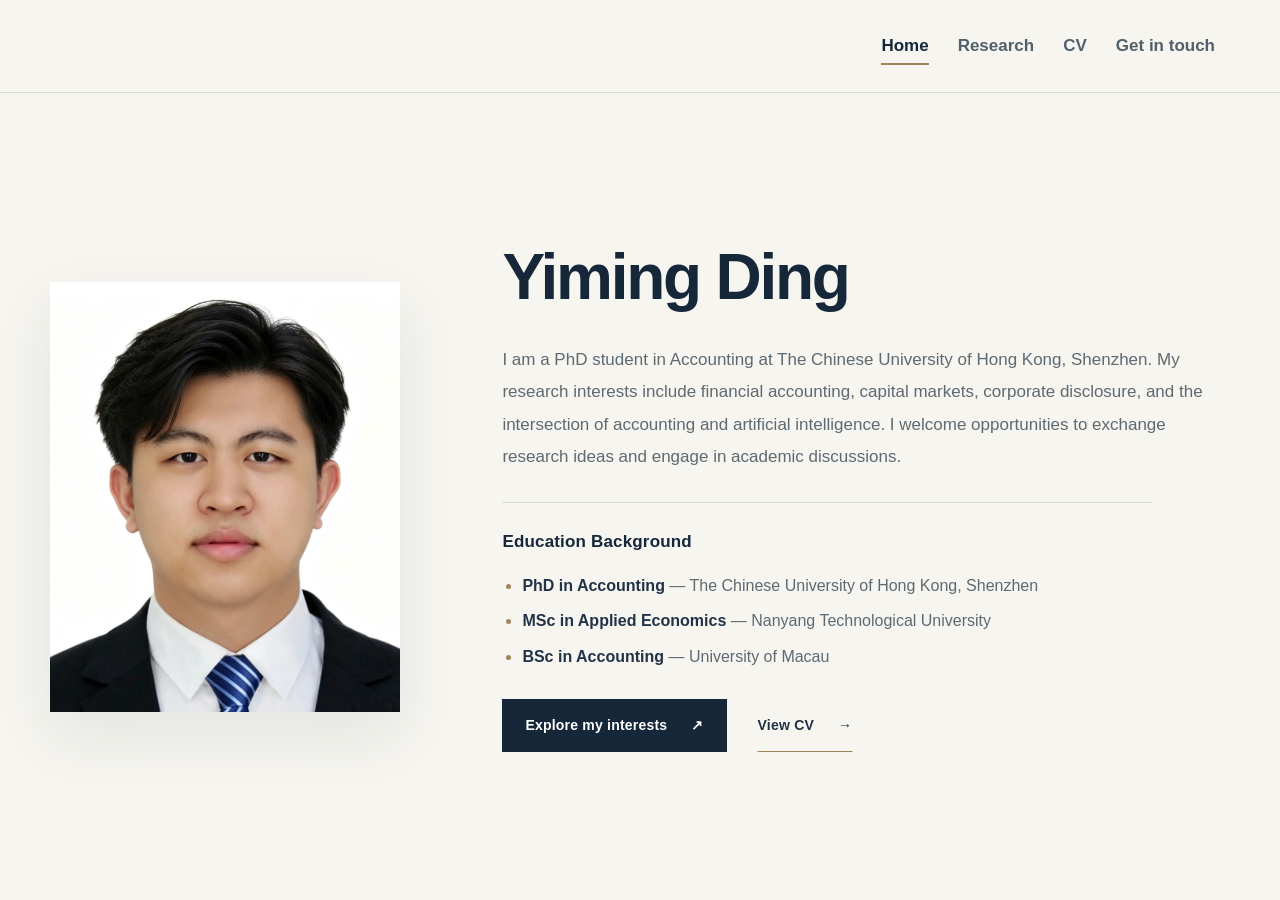
<file: index.html>
<!doctype html>
<html lang="en">
<head>
  <meta charset="utf-8">
  <meta name="viewport" content="width=device-width, initial-scale=1">
  <meta name="theme-color" content="#f5f4ef">
  <meta name="description" content="Academic homepage of Yiming Ding. Research interests include financial accounting, capital markets, corporate disclosure, and artificial intelligence.">
  <meta property="og:type" content="website">
  <meta property="og:title" content="Yiming Ding | Academic Homepage">
  <meta property="og:description" content="Academic homepage of Yiming Ding. Research interests include financial accounting, capital markets, corporate disclosure, and artificial intelligence.">
  <title>Yiming Ding | Academic Homepage</title>
  <link rel="icon" href="assets/favicon.svg" type="image/svg+xml">
  <link rel="stylesheet" href="assets/style.css">
  <script defer src="assets/main.js"></script>
</head>
<body class="page-home">
<a href="#main" class="skip-link">Skip to content</a>
<header class="site-header">
  <div class="header-inner container">
    <button class="mobile-nav-button" type="button" aria-expanded="false" aria-controls="primary-nav" aria-label="Open navigation"><svg aria-hidden="true" width="22" height="22" viewBox="0 0 24 24" fill="none" stroke="currentColor" stroke-width="1.6" stroke-linecap="round" stroke-linejoin="round"><path d="M4 7h16M4 12h16M4 17h16"/></svg></button>
    <nav id="primary-nav" class="main-nav" aria-label="Primary navigation"><a href="index.html" class="nav-link" aria-current="page">Home</a>
<a href="research.html" class="nav-link" >Research</a>
<a href="cv.html" class="nav-link" >CV</a>
<a href="contact.html" class="nav-link" >Get in touch</a></nav>
  </div>
</header>
<main id="main">
<section class="hero container" aria-labelledby="hero-title">
 <div class="hero-visual">
  <div class="portrait-frame"><img src="assets/profile.jpg" alt="Portrait of Yiming Ding" class="portrait-image"></div>
 </div>
 <div class="hero-copy">
  <h1 id="hero-title">Yiming Ding</h1>
  <p class="hero-subtitle">I am a PhD student in Accounting at The Chinese University of Hong Kong, Shenzhen. My research interests include financial accounting, capital markets, corporate disclosure, and the intersection of accounting and artificial intelligence. I welcome opportunities to exchange research ideas and engage in academic discussions.</p>
  <section class="education-summary" aria-labelledby="education-title">
   <h2 id="education-title">Education Background</h2>
   <ul>
    <li><strong>PhD in Accounting</strong> — The Chinese University of Hong Kong, Shenzhen</li>
    <li><strong>MSc in Applied Economics</strong> — Nanyang Technological University</li>
    <li><strong>BSc in Accounting</strong> — University of Macau</li>
   </ul>
  </section>
  <div class="hero-actions"><a href="research.html" class="button button-primary">Explore my interests <span aria-hidden="true">↗</span></a><a href="cv.html" class="button button-text">View CV <span aria-hidden="true">→</span></a></div>
 </div>
</section>
</main>
</body>
</html>
</file>
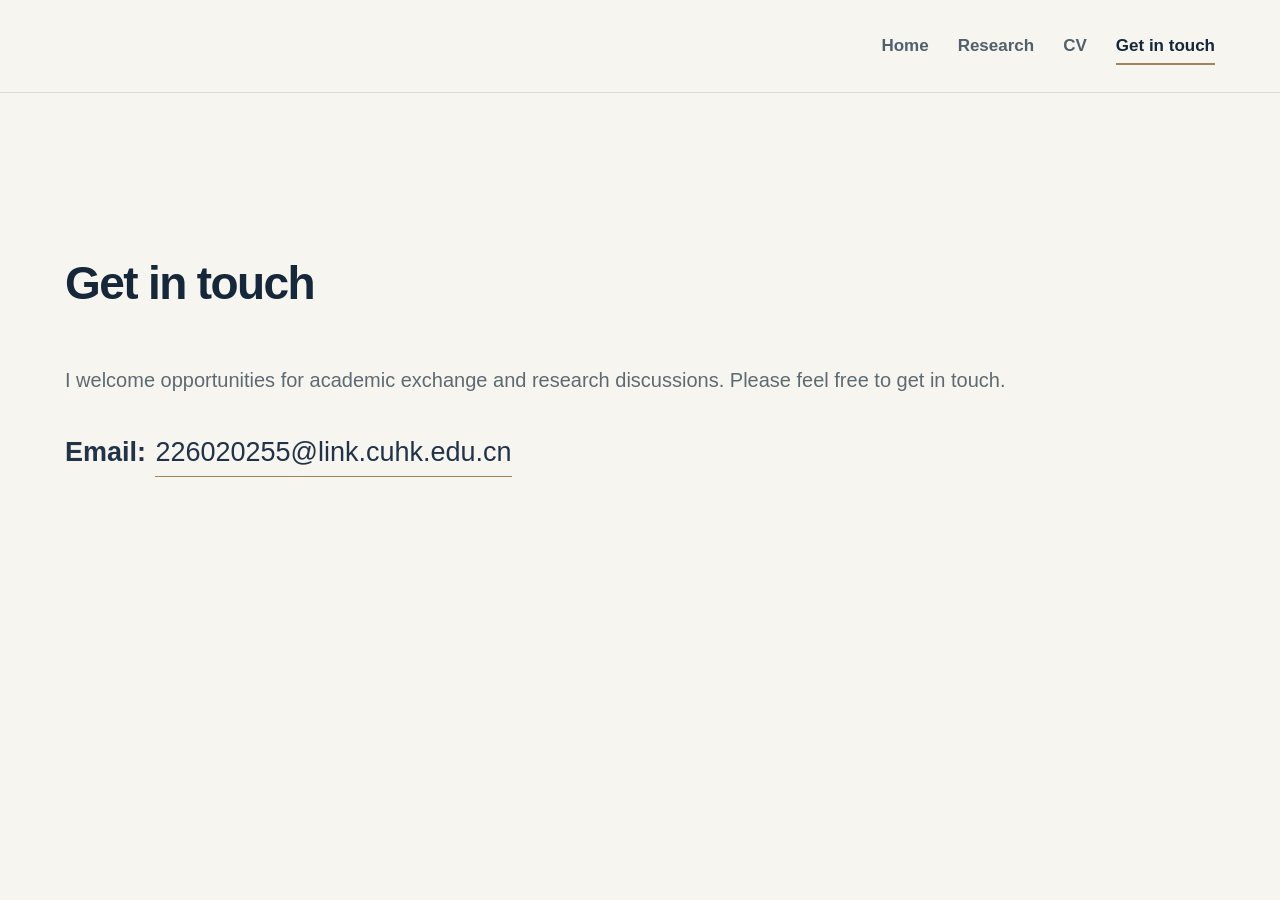
<file: contact.html>
<!doctype html>
<html lang="en">
<head>
  <meta charset="utf-8">
  <meta name="viewport" content="width=device-width, initial-scale=1">
  <meta name="theme-color" content="#f5f4ef">
  <meta name="description" content="Contact Yiming Ding by email.">
  <meta property="og:type" content="website">
  <meta property="og:title" content="Get in touch | Yiming Ding">
  <meta property="og:description" content="Contact Yiming Ding by email.">
  <title>Get in touch | Yiming Ding</title>
  <link rel="icon" href="assets/favicon.svg" type="image/svg+xml">
  <link rel="stylesheet" href="assets/style.css">
  <script defer src="assets/main.js"></script>
</head>
<body class="page-contact">
<a href="#main" class="skip-link">Skip to content</a>
<header class="site-header">
  <div class="header-inner container">
    <button class="mobile-nav-button" type="button" aria-expanded="false" aria-controls="primary-nav" aria-label="Open navigation"><svg aria-hidden="true" width="22" height="22" viewBox="0 0 24 24" fill="none" stroke="currentColor" stroke-width="1.6" stroke-linecap="round" stroke-linejoin="round"><path d="M4 7h16M4 12h16M4 17h16"/></svg></button>
    <nav id="primary-nav" class="main-nav" aria-label="Primary navigation"><a href="index.html" class="nav-link" >Home</a>
<a href="research.html" class="nav-link" >Research</a>
<a href="cv.html" class="nav-link" >CV</a>
<a href="contact.html" class="nav-link" aria-current="page">Get in touch</a></nav>
  </div>
</header>
<main id="main">
<section class="minimal-page container" aria-labelledby="contact-title">
 <h1 id="contact-title">Get in touch</h1>
 <p class="contact-intro">I welcome opportunities for academic exchange and research discussions. Please feel free to get in touch.</p>
 <p class="email-line"><span>Email:</span> <a class="email-link" href="mailto:226020255@link.cuhk.edu.cn">226020255@link.cuhk.edu.cn</a></p>
</section>
</main>
</body>
</html>
</file>
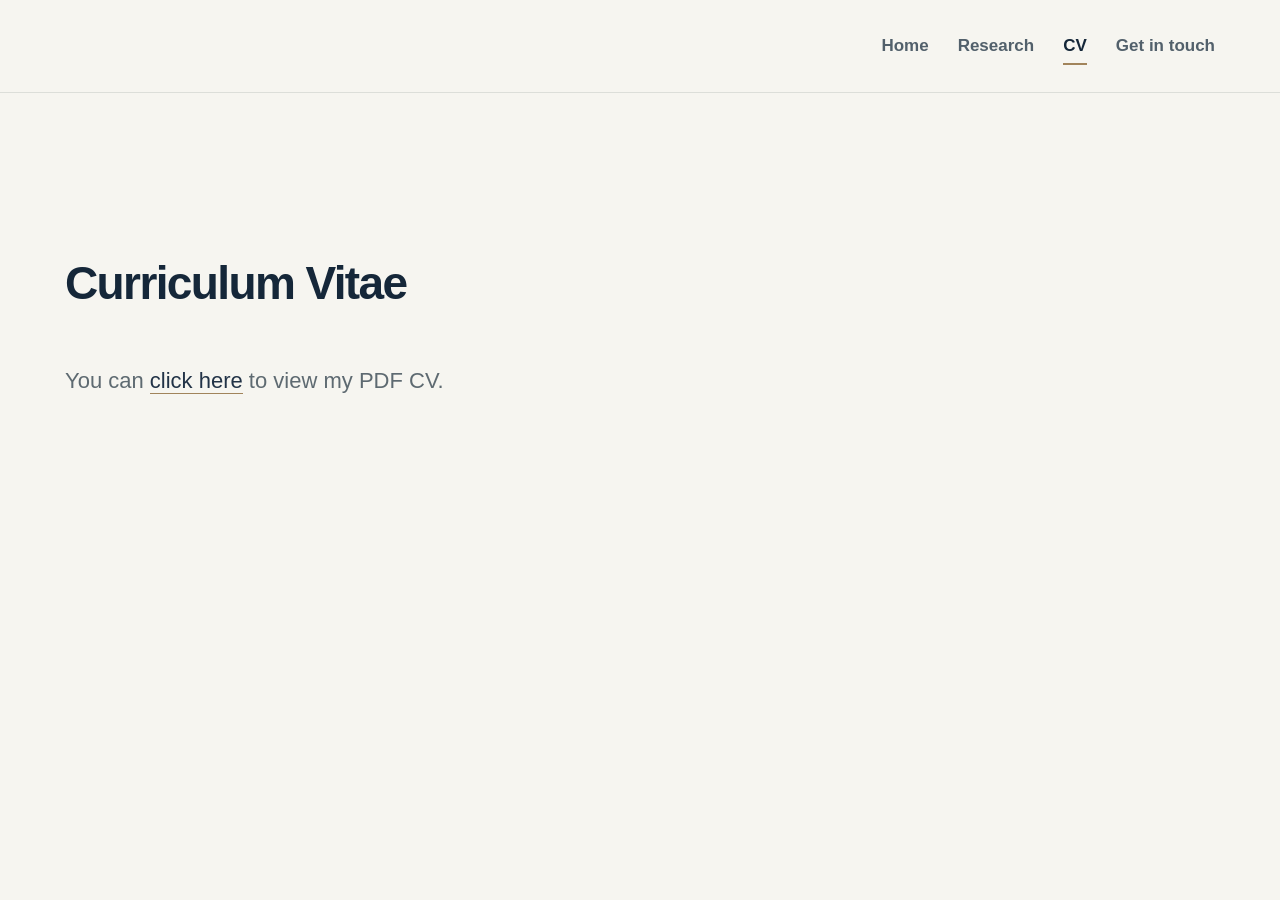
<file: cv.html>
<!doctype html>
<html lang="en">
<head>
  <meta charset="utf-8">
  <meta name="viewport" content="width=device-width, initial-scale=1">
  <meta name="theme-color" content="#f5f4ef">
  <meta name="description" content="View the academic CV of Yiming Ding.">
  <meta property="og:type" content="website">
  <meta property="og:title" content="CV | Yiming Ding">
  <meta property="og:description" content="View the academic CV of Yiming Ding.">
  <title>CV | Yiming Ding</title>
  <link rel="icon" href="assets/favicon.svg" type="image/svg+xml">
  <link rel="stylesheet" href="assets/style.css">
  <script defer src="assets/main.js"></script>
</head>
<body class="page-cv">
<a href="#main" class="skip-link">Skip to content</a>
<header class="site-header">
  <div class="header-inner container">
    <button class="mobile-nav-button" type="button" aria-expanded="false" aria-controls="primary-nav" aria-label="Open navigation"><svg aria-hidden="true" width="22" height="22" viewBox="0 0 24 24" fill="none" stroke="currentColor" stroke-width="1.6" stroke-linecap="round" stroke-linejoin="round"><path d="M4 7h16M4 12h16M4 17h16"/></svg></button>
    <nav id="primary-nav" class="main-nav" aria-label="Primary navigation"><a href="index.html" class="nav-link" >Home</a>
<a href="research.html" class="nav-link" >Research</a>
<a href="cv.html" class="nav-link" aria-current="page">CV</a>
<a href="contact.html" class="nav-link" >Get in touch</a></nav>
  </div>
</header>
<main id="main">
 <section class="minimal-page container" aria-labelledby="cv-title">
  <h1 id="cv-title">Curriculum Vitae</h1>
  <p class="cv-link-copy">You can <a href="https://drive.google.com/file/d/1czUTyPZCinw64LjqH3V-le-wuMjmWBxE/view?usp=sharing" target="_blank" rel="noopener noreferrer">click here</a> to view my PDF CV.</p>
 </section>
</main>
</body>
</html>
</file>
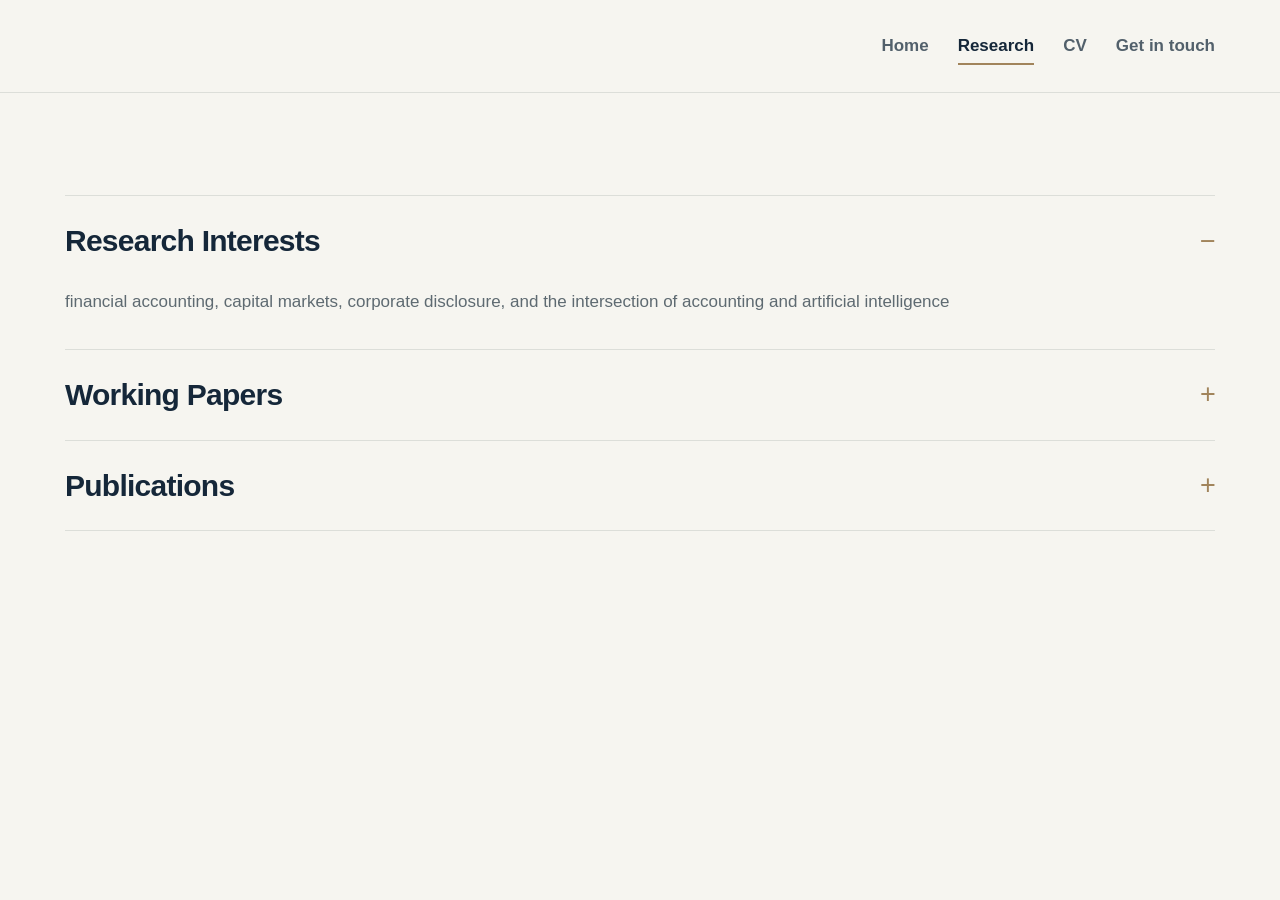
<file: research.html>
<!doctype html>
<html lang="en">
<head>
  <meta charset="utf-8">
  <meta name="viewport" content="width=device-width, initial-scale=1">
  <meta name="theme-color" content="#f5f4ef">
  <meta name="description" content="Research interests of Yiming Ding in financial accounting, capital markets, corporate disclosure, and artificial intelligence.">
  <meta property="og:type" content="website">
  <meta property="og:title" content="Research | Yiming Ding">
  <meta property="og:description" content="Research interests of Yiming Ding in financial accounting, capital markets, corporate disclosure, and artificial intelligence.">
  <title>Research | Yiming Ding</title>
  <link rel="icon" href="assets/favicon.svg" type="image/svg+xml">
  <link rel="stylesheet" href="assets/style.css">
  <script defer src="assets/main.js"></script>
</head>
<body class="page-research">
<a href="#main" class="skip-link">Skip to content</a>
<header class="site-header">
  <div class="header-inner container">
    <button class="mobile-nav-button" type="button" aria-expanded="false" aria-controls="primary-nav" aria-label="Open navigation"><svg aria-hidden="true" width="22" height="22" viewBox="0 0 24 24" fill="none" stroke="currentColor" stroke-width="1.6" stroke-linecap="round" stroke-linejoin="round"><path d="M4 7h16M4 12h16M4 17h16"/></svg></button>
    <nav id="primary-nav" class="main-nav" aria-label="Primary navigation"><a href="index.html" class="nav-link" >Home</a>
<a href="research.html" class="nav-link" aria-current="page">Research</a>
<a href="cv.html" class="nav-link" >CV</a>
<a href="contact.html" class="nav-link" >Get in touch</a></nav>
  </div>
</header>
<main id="main">
<div class="research-page container">
 <details class="research-accordion" open>
  <summary>Research Interests</summary>
  <div class="accordion-content">
   <p>financial accounting, capital markets, corporate disclosure, and the intersection of accounting and artificial intelligence</p>
  </div>
 </details>
 <details class="research-accordion">
  <summary>Working Papers</summary>
  <div class="accordion-content empty-accordion-content"></div>
 </details>
 <details class="research-accordion">
  <summary>Publications</summary>
  <div class="accordion-content empty-accordion-content"></div>
 </details>
</div>
</main>
</body>
</html>
</file>
<file: assets/style.css>
/*
 * Yiming Ding — Academic personal website
 * Fully custom static design. No framework, build step, or account required.
 * Customize palette via :root, and content in the HTML pages.
 */
:root {
  --ink: #223347;
  --ink-strong: #152739;
  --muted: #5e6a71;
  --paper: #f6f5f0;
  --white: #fffefa;
  --line: #dcded9;
  --accent: #a1845b;
  --navy: #213748;
  --serif: Georgia, 'Times New Roman', serif;
  --sans: -apple-system, BlinkMacSystemFont, 'Segoe UI', 'Helvetica Neue', Arial, sans-serif;
  --container: 1150px;
}
*, *::before, *::after { box-sizing: border-box; }
html { scroll-behavior: smooth; }
body { margin: 0; background: var(--paper); color: var(--ink); font-family: var(--sans); font-size: 16px; line-height: 1.75; -webkit-font-smoothing: antialiased; }
a { color: inherit; text-decoration: none; }
a:focus-visible, button:focus-visible { outline: 3px solid #b28a54; outline-offset: 3px; }
img { display: block; max-width: 100%; }
button { font: inherit; }
.container { width: min(calc(100% - 80px), var(--container)); margin-inline: auto; }
.skip-link { position: absolute; z-index: 1000; left: 10px; top: -80px; padding: 10px 16px; color: white; background: var(--ink); }
.skip-link:focus { top: 10px; }
.dot { color: var(--accent); }
/* Header */
.site-header { position: sticky; top: 0; z-index: 99; background: rgba(246, 245, 240, .96); border-bottom: 1px solid var(--line); backdrop-filter: blur(16px); -webkit-backdrop-filter: blur(16px); }
.header-inner { min-height: 92px; display: flex; align-items: center; gap: 42px; }
.wordmark { display: inline-flex; align-items: center; gap: 18px; white-space: nowrap; }
.wordmark-symbol { font-family: var(--serif); font-weight: 700; color: var(--ink-strong); font-size: 27px; letter-spacing: -.07em; }
.wordmark-text { display: inline-block; font-size: 13px; font-weight: 620; letter-spacing: .035em; }
.main-nav { display: flex; gap: 29px; align-items: center; margin-left: auto; }
.nav-link { position: relative; display: inline-flex; align-items: center; font-size: 17px; font-weight: 550; color: #52606b; padding-block: 29px; transition: color .2s; }
.nav-link:hover, .nav-link[aria-current="page"] { color: var(--ink-strong); }
.nav-link[aria-current="page"]::after { position: absolute; content: ''; height: 2px; width: 100%; left: 0; bottom: 25px; background: var(--accent); }
.header-cta { font-size: 12px; display: inline-flex; align-items: center; gap: 9px; color: var(--ink-strong); padding-bottom: 4px; border-bottom: 1px solid #a7aeb0; font-weight: 600; white-space: nowrap; }
.header-cta:hover { border-color: var(--accent); }
.mobile-nav-button { display: none; border: 0; background: none; padding: 9px; color: var(--ink-strong); cursor: pointer; }
/* Shared */
.eyebrow, .section-index, .small-label { letter-spacing: .19em; font-size: 11px; line-height: 1.55; font-weight: 700; color: var(--accent); }
.eyebrow { display: flex; align-items: center; gap: 13px; margin: 0; }
.eyebrow-rule { width: 27px; height: 1px; background: var(--accent); display: inline-block; }
h1,h2,h3,p { margin-top: 0; }
h1,h2,h3 { color: var(--ink-strong); }
h1,h2 { font-family: var(--serif); font-weight: 400; }
h1 em,h2 em { font-weight: 400; color: var(--accent); }
.section { padding-top: 115px; padding-bottom: 115px; }
.section-title { font-size: clamp(38px, 4vw, 59px); letter-spacing: -.045em; line-height: 1.15; margin: 22px 0 31px; }
.section-aside { padding-top: 15px; }
.section-aside p { color: var(--muted); font-size: 13px; max-width: 180px; margin-top: 25px; }
.mini-rule { width: 45px; height: 1px; background: #adb6b8; margin-top: 27px; }
.lead-paragraph { font-size: clamp(20px, 2.05vw, 27px); line-height: 1.58; letter-spacing: -.018em; color: var(--ink-strong); }
.section-main > p:not(.lead-paragraph) { font-size: 15px; color: var(--muted); line-height: 1.95; max-width: 740px; }
.section-heading-row { display: flex; justify-content: space-between; align-items: end; gap: 30px; margin-bottom: 30px; }
.section-heading-row .section-title { margin-bottom: 0; }
.inline-link { font-weight: 650; font-size: 13px; padding-bottom: 7px; border-bottom: 1px solid var(--accent); white-space: nowrap; }
.inline-link:hover { color: var(--accent); }
.inline-link span { margin-left: 9px; }
.button { min-height: 51px; padding: 13px 22px; display: inline-flex; align-items: center; justify-content: center; gap: 24px; font-size: 14px; font-weight: 700; letter-spacing: .015em; border: 1px solid transparent; cursor: pointer; transition: transform .17s, background-color .17s; }
.button:hover { transform: translateY(-2px); }
.button-primary { color: white; background: var(--ink-strong); }
.button-primary:hover { background: #355268; }
.button-text { color: var(--ink); border-bottom: 1px solid var(--accent); padding-left: 0; padding-right: 0; border-radius: 0; }
.button-light { background: var(--paper); color: var(--ink-strong); }
/* Homepage hero */
.hero { min-height: calc(100vh - 93px); display: grid; grid-template-columns: minmax(250px, .68fr) minmax(0, 1.32fr); align-items: center; gap: 8%; padding-top: 92px; padding-bottom: 91px; }
.hero-copy { padding: 0; }
.hero h1 { font-family: var(--sans); font-size: clamp(46px, 5vw, 68px); font-weight: 600; line-height: 1.12; letter-spacing: -.035em; margin: 0 0 30px; max-width: 720px; }
.hero-subtitle { font-size: 17px; color: var(--muted); line-height: 1.9; max-width: 780px; }
.education-summary { max-width: 650px; margin-top: 29px; padding-top: 24px; border-top: 1px solid var(--line); }
.education-summary h2 { margin: 0 0 16px; font-family: var(--sans); font-size: 17px; font-weight: 700; letter-spacing: .01em; }
.education-summary ul { margin: 0; padding-left: 20px; }
.education-summary li { margin-top: 9px; color: var(--muted); font-size: 16px; line-height: 1.65; }
.education-summary li::marker { color: var(--accent); }
.education-summary strong { color: var(--ink); font-weight: 650; }
.hero-actions { display: flex; gap: 30px; align-items: center; margin-top: 29px; }
.hero-availability { font-size: 11.7px; color: #687476; display: flex; align-items: center; gap: 9px; margin-top: 42px; margin-bottom: 0; }
.signal-dot { width: 6px; height: 6px; background: #809c83; border-radius: 50%; }
.hero-visual { position: relative; width: 100%; max-width: 350px; justify-self: start; }
.portrait-frame { position: relative; aspect-ratio: 7/8.6; overflow: hidden; background: #ced3cf; box-shadow: 0 24px 58px #21374816; }
.portrait-image { width: 100%; height: 100%; object-fit: cover; }
.portrait-annotation { position: absolute; bottom: 0; left: 0; right: 0; padding: 17px 22px; background: rgba(25, 44, 55, .9); color: #f0eeeb; display: flex; justify-content: space-between; font-size: 9px; font-weight: 650; letter-spacing: .15em; }
.vertical-label { position: absolute; font-size: 8px; letter-spacing: .28em; writing-mode: vertical-rl; transform: rotate(180deg); top: 10px; right: 4px; color: #8e9a9b; }
/* Affiliation */
.affiliation-band { background: #eaece7; border-top: 1px solid #e1e3de; border-bottom: 1px solid #e1e3de; }
.affiliation-inner { min-height: 95px; display: flex; flex-wrap: wrap; align-items: center; gap: 20px; }
.affiliation-label { font-size: 10px; font-weight: 720; letter-spacing: .16em; color: var(--accent); margin-right: 30px; }
.affiliation-strong { font-family: var(--serif); font-size: 19px; color: var(--ink-strong); }
.affiliation-unit { color: var(--muted); font-size: 12px; margin-left: auto; }
/* About */
.about-section, .method-section { display: grid; grid-template-columns: 205px 1fr; column-gap: 11%; }
.education-line { display: grid; grid-template-columns: minmax(180px, .8fr) repeat(3, 1fr); gap: 20px; border-top: 1px solid var(--line); margin-top: 48px; padding-top: 27px; }
.education-line .small-label { font-size: 10px; max-width: 110px; }
.education-line strong { font-size: 12px; display: block; font-weight: 720; line-height: 1.5; }
.education-line span:not(.small-label) { display: block; font-size: 11px; color: var(--muted); line-height: 1.6; margin-top: 5px; }
/* Interests */
.research-section { background: #edece7; }
.interest-grid { display: grid; grid-template-columns: repeat(2,minmax(0,1fr)); gap: 18px; }
.interest-card { position: relative; display: flex; flex-direction: column; justify-content: space-between; min-height: 350px; padding: 36px; background: var(--white); border: 1px solid #e1e0d9; }
.interest-card::before { position: absolute; top: 0; left: 0; height: 3px; width: 0; background: var(--accent); content: ''; transition: width .25s; }
.interest-card:hover::before { width: 100%; }
.interest-num, .project-number { color: var(--accent); font-family: var(--serif); font-size: 17px; }
.interest-card h3 { font-family: var(--serif); font-weight: 400; font-size: clamp(26px, 3vw, 35px); line-height: 1.18; letter-spacing: -.03em; margin: 13px 0 20px; }
.interest-card p { color: var(--muted); max-width: 400px; font-size: 13px; line-height: 1.9; margin-bottom: 0; }
.card-link { position: absolute; right: 30px; top: 33px; display: flex; color: var(--accent); }
.card-link:hover { color: var(--ink-strong); }
.method-section { border-top: 1px solid var(--line); }
.smaller-lead { font-size: clamp(19px,1.95vw,25px); }
.tag-row { display: flex; flex-wrap: wrap; gap: 9px; margin-top: 35px; }
.tag-row span { border: 1px solid #ccd1cd; color: #556570; background: rgba(255,255,255,.22); padding: 8px 13px; font-size: 11px; }
/* Contact promo */
.contact-promo { background: #213849; color: #eff3f3; padding: 87px 0; }
.contact-promo-inner { display: flex; align-items: center; justify-content: space-between; gap: 35px; }
.contact-promo h2 { font-size: clamp(42px,5vw,68px); letter-spacing: -.05em; margin: 10px 0; color: #fbfaf4; }
.contact-promo h2 em { color: #c4ad8b; }
.contact-promo p { margin-bottom: 0; max-width: 560px; color: #becbd1; font-size: 13px; }
.light-index { color: #d1b99a; }
/* Interior pages */
.page-intro { padding-top: 104px; padding-bottom: 82px; border-bottom: 1px solid var(--line); }
.page-intro-grid { display: grid; grid-template-columns: minmax(0,1.25fr) minmax(270px,.75fr); align-items: end; gap: 10%; }
.page-intro h1 { font-size: clamp(54px, 6.5vw, 86px); line-height: 1.08; letter-spacing: -.062em; margin: 28px 0 0; }
.page-intro p:not(.eyebrow) { color: var(--muted); font-size: 15px; line-height: 1.9; margin: 0 0 9px; }
.small-muted { color: #778184; font-size: 11px; }
.project-list { border-top: 1px solid var(--line); }
.project-card { padding: 37px 0 45px; border-bottom: 1px solid var(--line); display: grid; grid-template-columns: 250px 1fr; gap: 28px; }
.project-meta { display: flex; align-items: flex-start; gap: 24px; }
.status-label { border: 1px solid #d7d7c9; color: #6a716a; padding: 7px 9px; font-size: 9px; letter-spacing: .09em; line-height: 1.4; }
.project-body h3 { max-width: 770px; font: normal 33px/1.24 var(--serif); letter-spacing: -.025em; margin-bottom: 17px; }
.project-body > p { font-size: 14px; color: var(--muted); line-height: 1.95; max-width: 680px; }
.project-tags { display: flex; flex-wrap: wrap; gap: 15px; margin-top: 22px; }
.project-tags span { font-size: 11px; color: #6b7b80; }
.project-tags span::before { content: '— '; color: var(--accent); }
.section-tinted { background: #edece7; }
.theme-grid { display: grid; grid-template-columns: repeat(3,minmax(0,1fr)); gap: 18px; margin-top: 39px; }
.theme-grid article { padding: 27px 25px 29px; border-left: 1px solid #b9c2c2; min-height: 210px; }
.theme-grid article span { font: 14px var(--serif); color: var(--accent); }
.theme-grid h3 { font: normal 26px/1.2 var(--serif); letter-spacing: -.025em; margin: 16px 0; }
.theme-grid p { font-size: 13px; line-height: 1.85; color: var(--muted); }
.minimal-page { min-height: calc(100vh - 93px); padding-top: clamp(80px, 12vw, 150px); padding-bottom: 100px; }
.minimal-page h1 { font-family: var(--sans); font-size: clamp(42px, 5vw, 62px); font-weight: 600; letter-spacing: -.035em; margin-bottom: 46px; }
.research-page { min-height: calc(100vh - 93px); padding-top: clamp(70px, 8vw, 105px); padding-bottom: 100px; }
.research-accordion { border-bottom: 1px solid var(--line); }
.research-accordion:first-child { border-top: 1px solid var(--line); }
.research-accordion summary { display: flex; align-items: center; justify-content: space-between; gap: 24px; padding: 26px 0; color: var(--ink-strong); font-size: clamp(21px, 2.5vw, 30px); font-weight: 600; letter-spacing: -.025em; line-height: 1.25; cursor: pointer; list-style: none; }
.research-accordion summary::-webkit-details-marker { display: none; }
.research-accordion summary::after { content: '+'; flex: 0 0 auto; color: var(--accent); font-size: 27px; font-weight: 400; line-height: 1; }
.research-accordion[open] summary::after { content: '−'; }
.accordion-content { width: 100%; max-width: none; padding: 0 0 31px; }
.accordion-content p { margin: 0; color: var(--muted); font-size: 17px; line-height: 1.9; }
.empty-accordion-content { min-height: 26px; }
.plain-interest-list { list-style: none; padding: 0; margin: 0; max-width: 850px; border-top: 1px solid var(--line); }
.plain-interest-list li { padding: 20px 0; border-bottom: 1px solid var(--line); color: var(--ink); font-size: clamp(17px, 2vw, 22px); }
.email-link { display: inline-block; color: var(--ink); font-size: inherit; border-bottom: 1px solid var(--accent); overflow-wrap: anywhere; }
.email-link:hover { color: var(--accent); }
.contact-intro { max-width: none; margin-bottom: 31px; color: var(--muted); font-size: 20px; line-height: 1.8; }
.email-line { display: flex; flex-wrap: wrap; align-items: baseline; gap: .35em; margin: 0; color: var(--ink); font-size: clamp(20px, 2.3vw, 27px); }
.email-line > span { font-weight: 650; }
.page-cv .minimal-page h1, .page-contact .minimal-page h1 { margin-bottom: 38px; font-size: clamp(34px, 4vw, 46px); }
.cv-link-copy { color: var(--muted); font-size: clamp(17px, 2vw, 22px); }
.cv-link-copy a { color: var(--ink); border-bottom: 1px solid var(--accent); }
.cv-link-copy a:hover { color: var(--accent); }
.publication-note p, .teaching-note > p { max-width: 720px; font-size: 15px; color: var(--muted); line-height: 2; }
.teaching-note .inline-link { display: inline-flex; margin-top: 20px; }
/* CV */
.cv-intro { padding-bottom: 72px; }
.cv-intro .button { margin-top: 20px; }
.cv-document { background: #fff; border: 1px solid #e6e4df; margin-top: 66px; margin-bottom: 15px; padding: 60px 66px; box-shadow: 0 8px 35px #263e4c0b; }
.cv-heading { display: flex; justify-content: space-between; border-bottom: 2px solid var(--ink); padding-bottom: 35px; gap: 25px; }
.cv-heading h2 { font-size: 52px; letter-spacing: -.05em; margin: 12px 0 10px; }
.cv-heading p { margin-bottom: 0; color: #606c70; font-size: 13px; line-height: 1.85; }
.cv-draft-note { align-self: flex-start; white-space: nowrap; font-size: 9px; letter-spacing: .12em; padding: 8px 10px; background: #f1eee7; color: #9e7c4c; }
.cv-row { display: grid; grid-template-columns: 190px 1fr; gap: 36px; padding: 32px 0; border-bottom: 1px solid #e0e2df; }
.cv-row:last-child { border-bottom: 0; }
.cv-row h3 { font: 700 12px/1.4 var(--sans); text-transform: uppercase; letter-spacing: .11em; margin-top: 4px; }
.cv-row-main p { font-size: 13px; margin-bottom: 0; line-height: 1.85; color: #576368; }
.cv-entry { display: flex; justify-content: space-between; gap: 22px; margin-bottom: 23px; }
.cv-entry:last-child { margin-bottom: 0; }
.cv-entry strong { font-size: 14px; }
.cv-entry p { margin-top: 3px; }
.cv-entry > span { font-size: 11px; white-space: nowrap; color: #7b8987; }
.cv-footnote { margin-bottom: 100px; font-size: 12px; color: #818889; }
/* Contact */
.contact-layout { display: grid; grid-template-columns: 1.2fr .8fr; gap: 12%; }
.contact-main > p { font-size: 15px; color: var(--muted); max-width: 550px; }
.contact-placeholder { padding: 22px 0; margin-top: 31px; border-top: 1px solid var(--line); border-bottom: 1px solid var(--line); }
.contact-placeholder p { font-size: clamp(17px, 2vw, 25px); letter-spacing: .01em; font-weight: 650; margin: 13px 0 2px; overflow-wrap: anywhere; }
.contact-placeholder small { font-size: 11px; color: #7b8586; }
.contact-sidebar { background: #ebece6; padding: 34px; align-self: start; }
.contact-sidebar h3 { font: normal 28px/1.25 var(--serif); letter-spacing: -.025em; margin: 20px 0 12px; }
.contact-sidebar p { font-size: 13px; color: var(--muted); line-height: 1.9; }
.contact-divider { border-top: 1px solid #d0d4cf; margin: 27px 0 25px; }
/* Footer */
.site-footer { border-top: 1px solid var(--line); background: #eeefea; }
.footer-inner { display: flex; align-items: center; min-height: 140px; gap: 40px; }
.footer-name { font-family: var(--serif); font-size: 22px; letter-spacing: -.02em; }
.footer-note { font-size: 11px; color: #818989; }
.footer-links { display: flex; gap: 25px; margin-left: auto; }
.footer-links a { font-size: 12px; color: #54636c; }
.footer-links a:hover { color: var(--accent); }
.footer-copyright { font-size: 10px; color: #8b9493; white-space: nowrap; }
/* Mobile */
@media (min-width: 1061px) {
 .page-home .hero { width: min(calc(100% - 100px), 1380px); grid-template-columns: minmax(280px, 350px) minmax(620px, 780px); justify-content: space-between; gap: clamp(60px, 8vw, 150px); }
}
@media (max-width: 1060px) {
 .header-inner { gap: 26px; }.main-nav { gap: 19px; }.header-cta { display:none; }
 .hero { gap: 5%; }.hero h1 { font-size: clamp(49px, 5.6vw, 72px); }
 .affiliation-unit { margin-left: 0; }.education-line { grid-template-columns: repeat(3, 1fr); }.education-line .small-label { grid-column: 1 / -1; }
 .project-card { grid-template-columns: 190px 1fr; }
}
@media (max-width: 760px) {
 .container { width: min(calc(100% - 36px), var(--container)); }
 .header-inner { min-height: 72px; justify-content: space-between; }
 .wordmark-text { font-size: 13px; }
 .mobile-nav-button { display: block; margin-left: auto; }
 .main-nav { display: none; position: absolute; top: 71px; left: 0; right: 0; background: var(--paper); border-bottom: 1px solid var(--line); padding: 12px 18px 20px; box-shadow: 0 15px 23px #21374915; }
 .main-nav.nav-open { display: flex; flex-direction: column; align-items: stretch; gap: 0; }
 .nav-link { font-size: 16px; padding: 11px 6px; }
 .nav-link[aria-current="page"]::after { display: none; }
 .nav-link[aria-current="page"] { color: var(--accent); }
 .hero { grid-template-columns: 1fr; padding-top: 60px; gap: 42px; padding-bottom: 55px; }
 .hero-copy { padding-top: 0; }
 .hero h1 { font-size: clamp(48px, 10vw, 71px); max-width: 600px; }
 .hero-subtitle { font-size: 16px; }
 .education-summary { margin-top: 24px; padding-top: 20px; }
 .education-summary li { font-size: 15px; }
 .hero-availability { margin-top: 25px; }
 .hero-visual { max-width: 320px; padding: 0; }
 .portrait-frame { aspect-ratio: 7 / 7.5; }
 .affiliation-inner { min-height: 100px; gap: 5px 16px; padding-block: 19px; }
 .affiliation-label { width: 100%; }.affiliation-strong { font-size: 16px; }.affiliation-unit { font-size: 11px; }
 .section { padding-top: 73px; padding-bottom: 73px; }
 .about-section, .method-section { display: block; }
 .section-aside { padding-top: 0; margin-bottom: 30px; }
 .section-aside p, .mini-rule { display: none; }
 .section-title { font-size: clamp(39px, 8vw, 53px); margin: 14px 0 23px; }
 .lead-paragraph { font-size: 20px; }
 .education-line { grid-template-columns: 1fr; gap: 17px; margin-top: 33px; }
 .education-line .small-label { grid-column: auto; }.education-line div { display: grid; grid-template-columns: 1fr 1fr; gap: 12px; }
 .section-heading-row { display: block; }
 .section-heading-row .inline-link { display: inline-block; margin-top: 18px; }
 .interest-grid, .theme-grid { grid-template-columns: 1fr; }
 .interest-card { min-height: 290px; padding: 28px; }
 .contact-promo { padding: 64px 0; }.contact-promo-inner { display: block; }.contact-promo .button { margin-top: 29px; }
 .page-intro { padding-top: 67px; padding-bottom: 55px; }
 .page-intro-grid { display: block; }
 .page-intro h1 { font-size: clamp(52px, 10vw, 72px); margin-bottom: 25px; }
 .page-intro p:not(.eyebrow) { max-width: 650px; font-size: 14px; }
 .project-card { grid-template-columns: 1fr; gap: 20px; padding: 29px 0 36px; }
 .project-body h3 { font-size: 29px; }
 .theme-grid article { min-height: 0; }
 .research-page { padding-top: 55px; padding-bottom: 70px; }
 .research-accordion summary { padding: 22px 0; font-size: 21px; }
 .accordion-content p { font-size: 15px; }
 .contact-intro { font-size: 16px; }
 .email-line { font-size: 20px; }
 .contact-layout { grid-template-columns: 1fr; gap: 45px; }
 .cv-document { padding: 28px 24px; margin-top: 33px; }
 .cv-heading { display: block; }.cv-draft-note { display: inline-block; margin-top: 20px; }
 .cv-row { grid-template-columns: 1fr; gap: 7px; padding: 25px 0; }
 .cv-entry { display: block; }.cv-entry > span { display: block; margin-top: 3px; }
 .footer-inner { min-height: 0; display: grid; gap: 15px; padding: 36px 0; }
 .footer-links { margin-left: 0; }.footer-copyright { margin-top: 9px; }
}
@media (prefers-reduced-motion: reduce) { html { scroll-behavior: auto; } *, *::before, *::after { animation-duration: .001ms!important; transition-duration: .001ms!important; } }
@page { size: A4; margin: 16mm; }
@media print {
 body { background: white; color: #000; font-size: 10pt; }
 .site-header, .site-footer, .page-intro, .cv-footnote, .skip-link { display: none !important; }
 .cv-document { width: auto; padding: 0; margin: 0; max-width: none; box-shadow: none; border: 0; }
 .cv-heading h2 { font-size: 30pt; }
 .cv-heading { padding-bottom: 16px; }
 .cv-row { grid-template-columns: 130px 1fr; padding: 16px 0; break-inside: avoid; }
 .cv-draft-note { display: none; }
 .cv-row-main p, .cv-entry strong, .cv-row h3 { color: #000; }
 .cv-row, .cv-heading { border-color: #888; }
}
</file>
